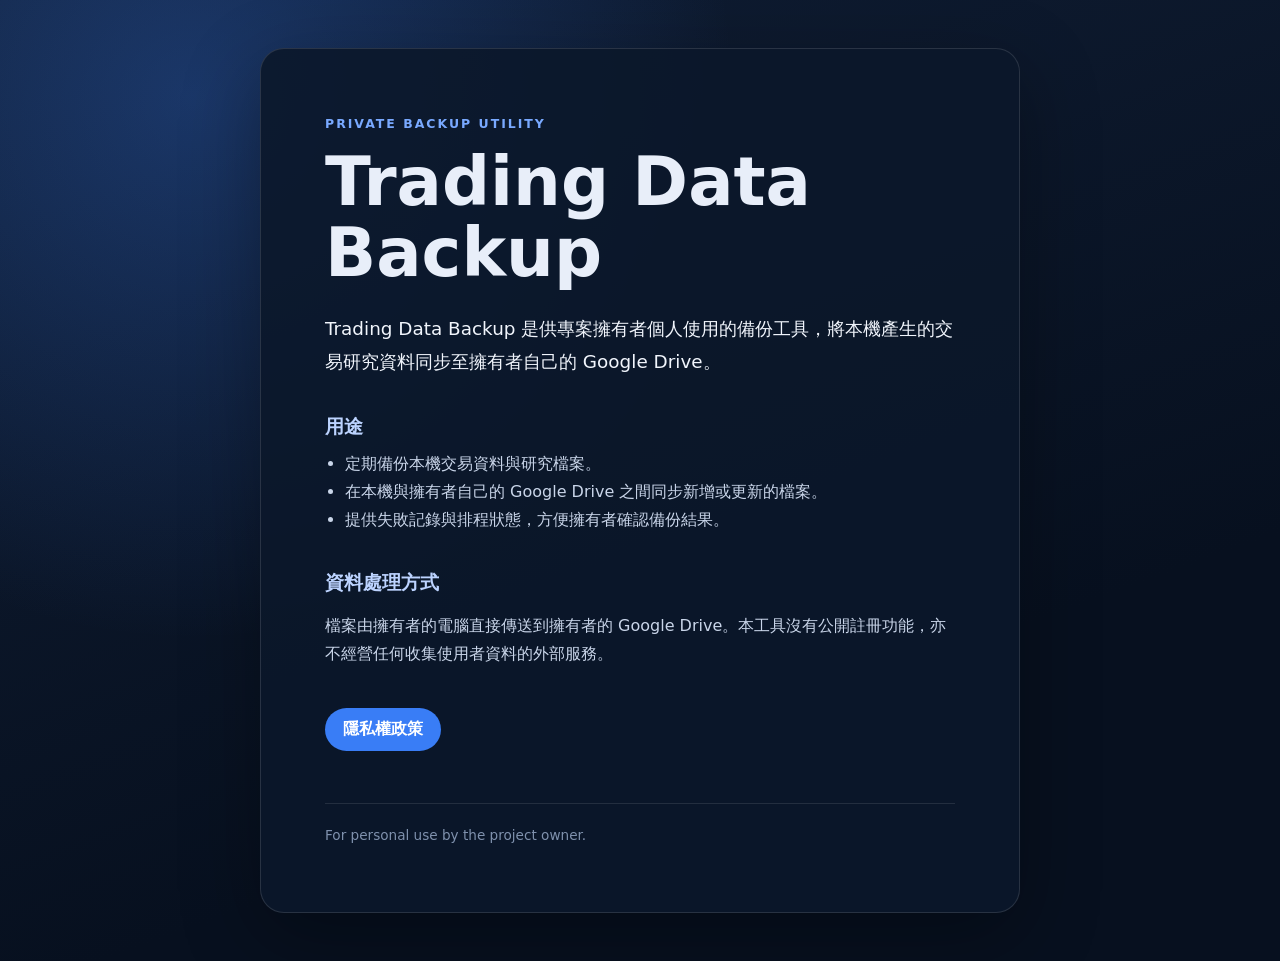
<file: index.html>
<!doctype html>
<html lang="zh-Hant">
<head>
  <meta charset="utf-8">
  <meta name="viewport" content="width=device-width, initial-scale=1">
  <meta name="description" content="Trading Data Backup is a private utility that backs up local trading data to the owner's Google Drive.">
  <title>Trading Data Backup</title>
  <link rel="stylesheet" href="styles.css">
</head>
<body>
  <main class="card">
    <p class="eyebrow">PRIVATE BACKUP UTILITY</p>
    <h1>Trading Data Backup</h1>
    <p class="lead">
      Trading Data Backup 是供專案擁有者個人使用的備份工具，將本機產生的交易研究資料同步至擁有者自己的 Google Drive。
    </p>

    <section>
      <h2>用途</h2>
      <ul>
        <li>定期備份本機交易資料與研究檔案。</li>
        <li>在本機與擁有者自己的 Google Drive 之間同步新增或更新的檔案。</li>
        <li>提供失敗記錄與排程狀態，方便擁有者確認備份結果。</li>
      </ul>
    </section>

    <section>
      <h2>資料處理方式</h2>
      <p>
        檔案由擁有者的電腦直接傳送到擁有者的 Google Drive。本工具沒有公開註冊功能，亦不經營任何收集使用者資料的外部服務。
      </p>
    </section>

    <nav aria-label="相關資訊">
      <a class="button" href="privacy/">隱私權政策</a>
    </nav>

    <footer>
      <p>For personal use by the project owner.</p>
    </footer>
  </main>
</body>
</html>
</file>
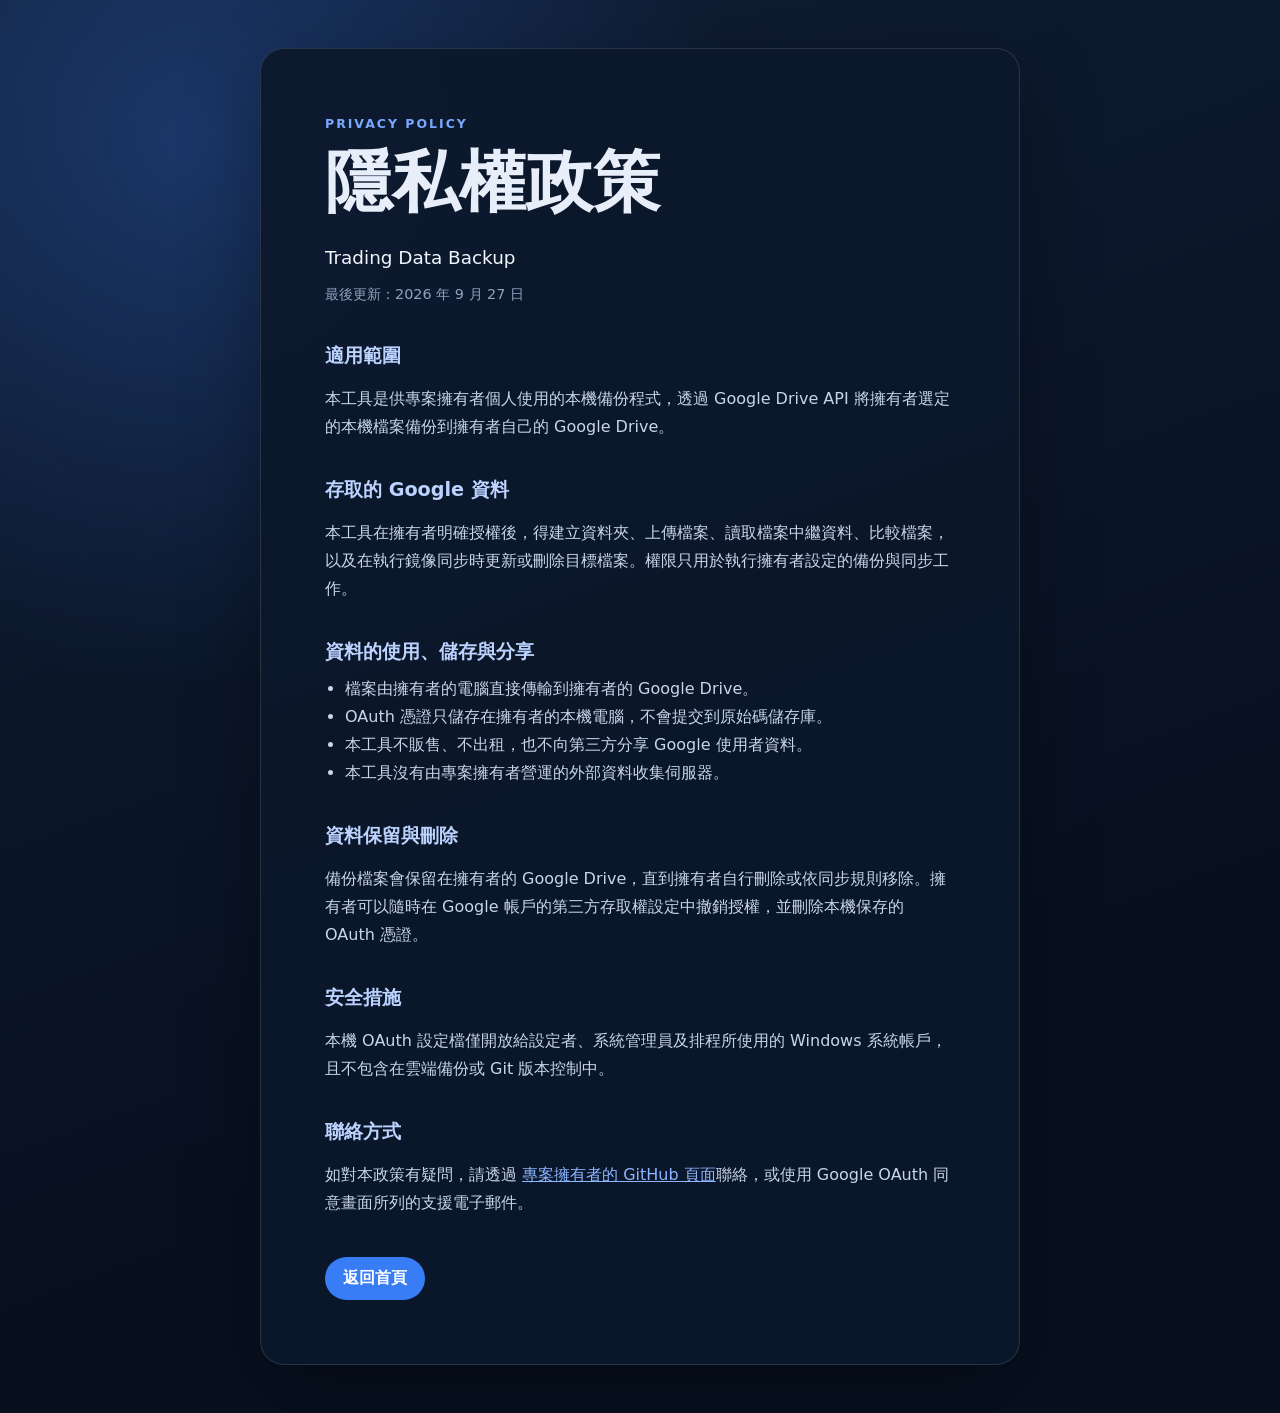
<file: privacy/index.html>
<!doctype html>
<html lang="zh-Hant">
<head>
  <meta charset="utf-8">
  <meta name="viewport" content="width=device-width, initial-scale=1">
  <meta name="description" content="Privacy policy for Trading Data Backup.">
  <title>隱私權政策｜Trading Data Backup</title>
  <link rel="stylesheet" href="../styles.css">
</head>
<body>
  <main class="card">
    <p class="eyebrow">PRIVACY POLICY</p>
    <h1>隱私權政策</h1>
    <p class="lead">Trading Data Backup</p>
    <p class="updated">最後更新：2026 年 9 月 27 日</p>

    <section>
      <h2>適用範圍</h2>
      <p>
        本工具是供專案擁有者個人使用的本機備份程式，透過 Google Drive API 將擁有者選定的本機檔案備份到擁有者自己的 Google Drive。
      </p>
    </section>

    <section>
      <h2>存取的 Google 資料</h2>
      <p>
        本工具在擁有者明確授權後，得建立資料夾、上傳檔案、讀取檔案中繼資料、比較檔案，以及在執行鏡像同步時更新或刪除目標檔案。權限只用於執行擁有者設定的備份與同步工作。
      </p>
    </section>

    <section>
      <h2>資料的使用、儲存與分享</h2>
      <ul>
        <li>檔案由擁有者的電腦直接傳輸到擁有者的 Google Drive。</li>
        <li>OAuth 憑證只儲存在擁有者的本機電腦，不會提交到原始碼儲存庫。</li>
        <li>本工具不販售、不出租，也不向第三方分享 Google 使用者資料。</li>
        <li>本工具沒有由專案擁有者營運的外部資料收集伺服器。</li>
      </ul>
    </section>

    <section>
      <h2>資料保留與刪除</h2>
      <p>
        備份檔案會保留在擁有者的 Google Drive，直到擁有者自行刪除或依同步規則移除。擁有者可以隨時在 Google 帳戶的第三方存取權設定中撤銷授權，並刪除本機保存的 OAuth 憑證。
      </p>
    </section>

    <section>
      <h2>安全措施</h2>
      <p>
        本機 OAuth 設定檔僅開放給設定者、系統管理員及排程所使用的 Windows 系統帳戶，且不包含在雲端備份或 Git 版本控制中。
      </p>
    </section>

    <section>
      <h2>聯絡方式</h2>
      <p>
        如對本政策有疑問，請透過 <a href="https://github.com/fattcs">專案擁有者的 GitHub 頁面</a>聯絡，或使用 Google OAuth 同意畫面所列的支援電子郵件。
      </p>
    </section>

    <nav aria-label="相關資訊">
      <a class="button" href="../">返回首頁</a>
    </nav>
  </main>
</body>
</html>
</file>
<file: styles.css>
:root {
  color-scheme: light dark;
  font-family: Inter, "Noto Sans TC", "Microsoft JhengHei", system-ui, sans-serif;
  background: #0c1628;
  color: #e8eef9;
}

* {
  box-sizing: border-box;
}

body {
  min-height: 100vh;
  margin: 0;
  padding: 48px 20px;
  background:
    radial-gradient(circle at 15% 10%, rgba(57, 125, 246, 0.28), transparent 34rem),
    linear-gradient(160deg, #101e35 0%, #07101f 70%);
}

.card {
  width: min(760px, 100%);
  margin: 0 auto;
  padding: clamp(28px, 6vw, 64px);
  border: 1px solid rgba(255, 255, 255, 0.12);
  border-radius: 24px;
  background: rgba(12, 24, 43, 0.9);
  box-shadow: 0 24px 80px rgba(0, 0, 0, 0.32);
}

.eyebrow {
  margin: 0 0 12px;
  color: #79a9ff;
  font-size: 0.78rem;
  font-weight: 700;
  letter-spacing: 0.16em;
}

h1 {
  margin: 0;
  font-size: clamp(2.2rem, 7vw, 4.2rem);
  line-height: 1.06;
}

h2 {
  margin: 0 0 10px;
  color: #bcd3ff;
  font-size: 1.2rem;
}

p,
li {
  color: #c9d5e9;
  line-height: 1.75;
}

.lead {
  margin: 24px 0 0;
  color: #f1f5fc;
  font-size: 1.15rem;
}

.updated {
  margin-top: 8px;
  color: #8fa2bf;
  font-size: 0.9rem;
}

section {
  margin-top: 36px;
}

ul {
  margin: 0;
  padding-left: 1.25rem;
}

a {
  color: #8db5ff;
}

nav {
  display: flex;
  flex-wrap: wrap;
  align-items: center;
  gap: 18px;
  margin-top: 40px;
}

.button {
  display: inline-block;
  padding: 11px 18px;
  border-radius: 999px;
  background: #397df6;
  color: #fff;
  font-weight: 700;
  text-decoration: none;
}

.text-link {
  text-underline-offset: 4px;
}

footer {
  margin-top: 52px;
  padding-top: 20px;
  border-top: 1px solid rgba(255, 255, 255, 0.1);
}

footer p {
  margin: 0;
  color: #7f91ad;
  font-size: 0.85rem;
}

@media (max-width: 560px) {
  body {
    padding: 20px 12px;
  }

  .card {
    border-radius: 18px;
  }
}
</file>
